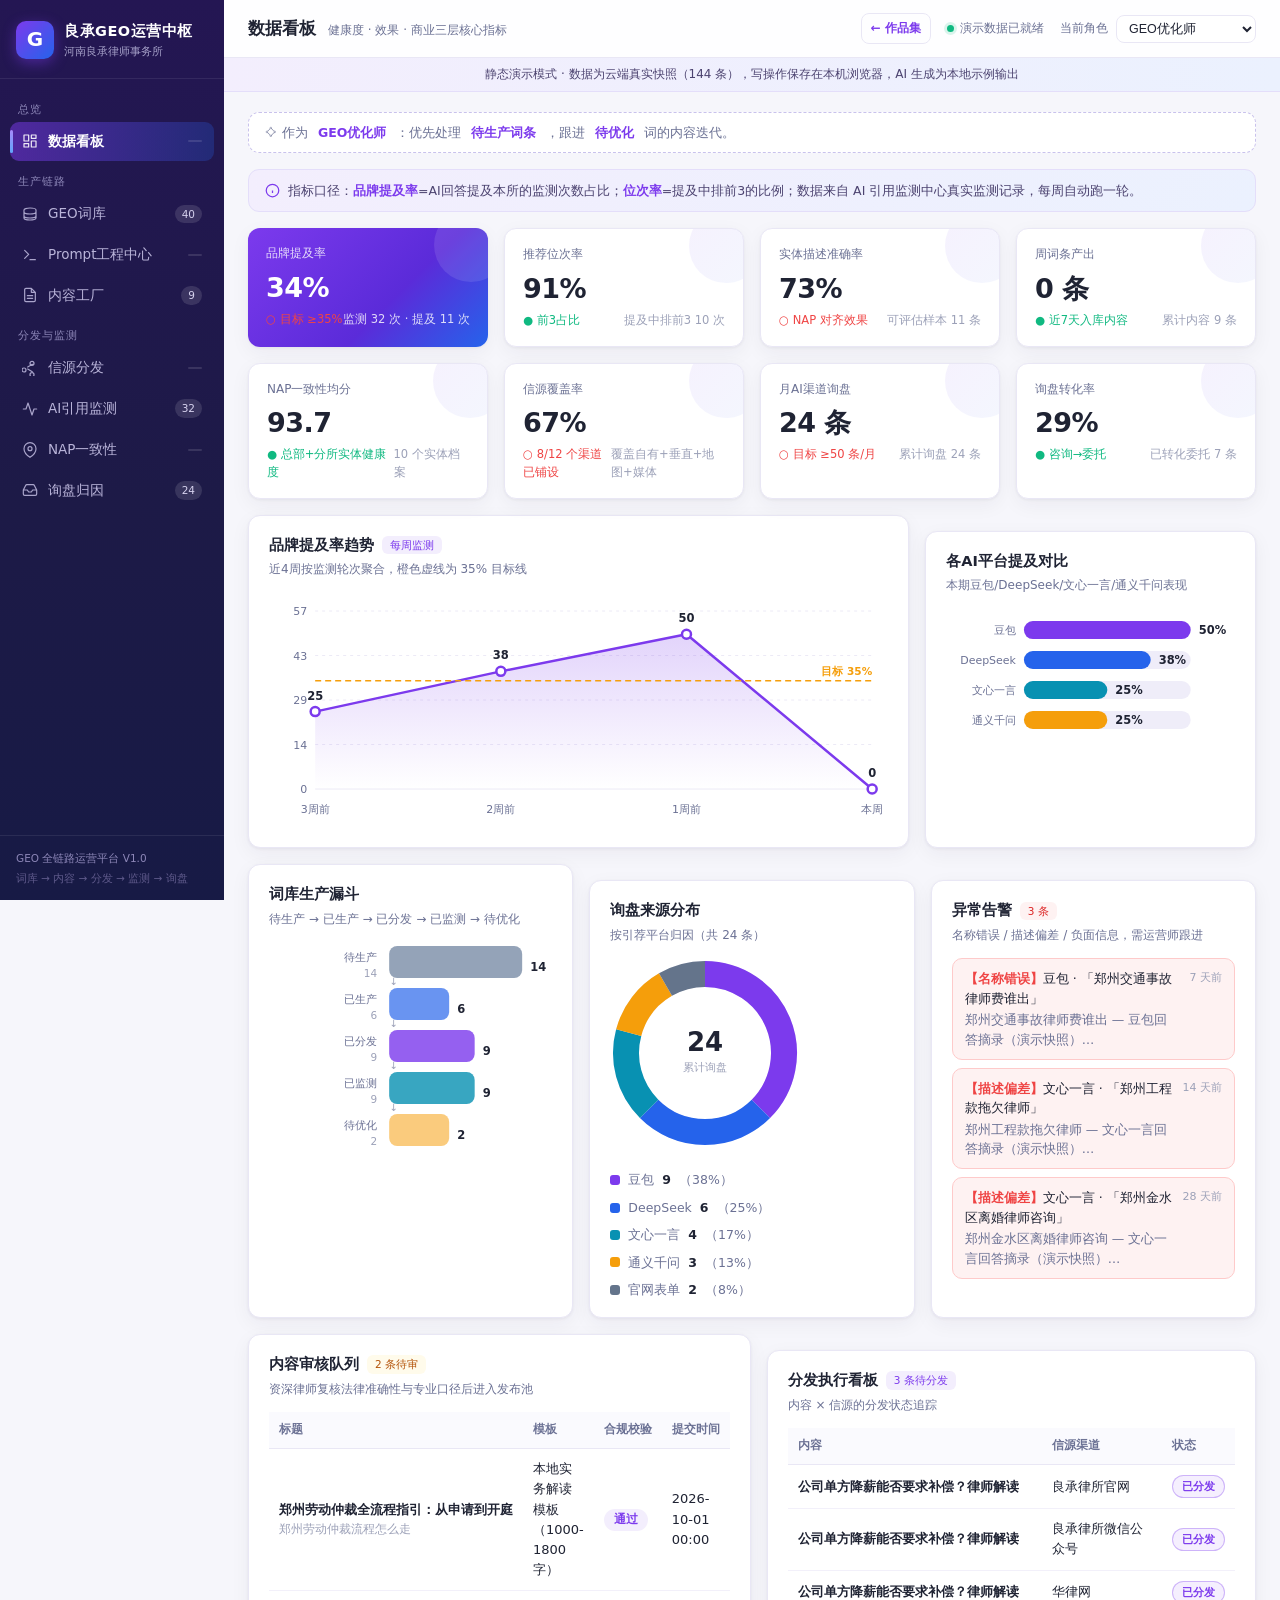
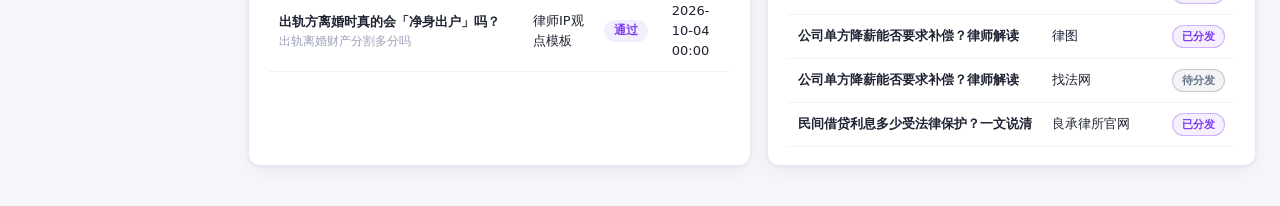
<file: demo/index.html>
<!DOCTYPE html>
<html lang="zh-CN">
<head>
<meta charset="UTF-8">
<meta name="viewport" content="width=device-width, initial-scale=1.0">
<title>良承律所 · GEO优化平台</title>
<link rel="stylesheet" href="css/style.css">
<link rel="icon" href="data:image/svg+xml,<svg xmlns='http://www.w3.org/2000/svg' viewBox='0 0 100 100'><rect width='100' height='100' rx='22' fill='%237C3AED'/><text x='50' y='68' font-size='52' text-anchor='middle' fill='white' font-family='sans-serif'>G</text></svg>">
</head>
<body>
<div id="app">
  <aside id="sidebar">
    <div class="logo-area">
      <div class="logo-mark">G</div>
      <div class="logo-text">
        <div class="logo-title">良承GEO运营中枢</div>
        <div class="logo-sub">河南良承律师事务所</div>
      </div>
    </div>
    <nav id="nav"></nav>
    <div class="sidebar-foot">
      <div class="foot-line">GEO 全链路运营平台 V1.0</div>
      <div class="foot-line dim">词库 → 内容 → 分发 → 监测 → 询盘</div>
    </div>
  </aside>
  <div class="sidebar-mask" id="sidebar-mask"></div>
  <main id="main">
    <header id="topbar">
      <button id="menu-btn" class="menu-btn" aria-label="打开菜单">
        <svg viewBox="0 0 24 24" fill="none" stroke="currentColor" stroke-width="2" stroke-linecap="round"><path d="M3 6h18M3 12h18M3 18h18"/></svg>
      </button>
      <div class="topbar-left">
        <h1 id="page-title">数据看板</h1>
        <span id="page-desc" class="page-desc"></span>
      </div>
      <div class="topbar-right">
        <a href="../index.html" class="back-link" title="返回作品集主页">← 作品集</a>
        <div class="conn-status" id="conn-status"><span class="dot"></span>演示数据已加载</div>
        <div class="role-switch">
          <label>当前角色</label>
          <select id="role-select">
            <option value="optimizer">GEO优化师</option>
            <option value="director">市场部主管</option>
            <option value="lawyer">资深律师 / 合伙人</option>
            <option value="webops">官网运营</option>
          </select>
        </div>
      </div>
    </header>
    <div class="static-banner">静态演示模式 · 数据为云端真实快照（144 条），写操作保存在本机浏览器，AI 生成为本地示例输出</div>
    <div id="view" class="view"><div class="loading-block">正在加载演示数据…</div></div>
  </main>
</div>
<div id="modal-root"></div>
<div id="toast-root"></div>
<script src="js/config.js"></script>
<script src="js/snapshot.js"></script>
<script src="js/api.js"></script>
<script src="js/compliance.js"></script>
<script src="js/charts.js"></script>
<script src="js/ui.js"></script>
<script src="js/views/dashboard.js"></script>
<script src="js/views/keywords.js"></script>
<script src="js/views/prompts.js"></script>
<script src="js/views/contents.js"></script>
<script src="js/views/channels.js"></script>
<script src="js/views/monitor.js"></script>
<script src="js/views/nap.js"></script>
<script src="js/views/inquiries.js"></script>
<script src="js/app.js"></script>
</body>
</html>
</file>
<file: demo/css/style.css>
/* 良承GEO优化平台 —— 紫蓝科技风（主 #7C3AED / 辅 #2563EB） */
:root {
  --primary: #7C3AED; --primary-dark: #6D28D9; --primary-soft: #F3EEFD;
  --secondary: #2563EB; --secondary-soft: #EBF1FE;
  --bg: #F6F6FB; --card: #FFFFFF; --border: #E9E7F5;
  --text: #1F2333; --text2: #6B7194; --text3: #9CA1B8;
  --success: #10B981; --warn: #F59E0B; --danger: #EF4444;
  --radius: 12px; --shadow: 0 1px 3px rgba(31, 28, 64, .06), 0 6px 20px rgba(31, 28, 64, .05);
  --font: "PingFang SC", "Microsoft YaHei", system-ui, -apple-system, sans-serif;
}
* { margin: 0; padding: 0; box-sizing: border-box; }
html, body { height: 100%; }
body { font-family: var(--font); background: var(--bg); color: var(--text); font-size: 14px; line-height: 1.55; }
button { font-family: var(--font); }
#app { display: flex; min-height: 100vh; }

/* ---------- 侧边栏 ---------- */
#sidebar { width: 224px; flex-shrink: 0; background: linear-gradient(180deg, #241653 0%, #1D1A47 55%, #171A45 100%); color: #fff; display: flex; flex-direction: column; position: sticky; top: 0; height: 100vh; }
.logo-area { display: flex; align-items: center; gap: 10px; padding: 20px 16px 18px; border-bottom: 1px solid rgba(255,255,255,.08); }
.logo-mark { width: 38px; height: 38px; border-radius: 10px; background: linear-gradient(135deg, #7C3AED, #2563EB); display: flex; align-items: center; justify-content: center; font-weight: 700; font-size: 20px; flex-shrink: 0; box-shadow: 0 4px 14px rgba(124,58,237,.45); }
.logo-title { font-size: 14.5px; font-weight: 600; letter-spacing: .5px; }
.logo-sub { font-size: 10.5px; color: #A5A0C8; margin-top: 1px; }
#nav { flex: 1; padding: 12px 10px; overflow-y: auto; }
.nav-group { font-size: 10.5px; color: #8D87B8; padding: 10px 8px 5px; letter-spacing: 1px; }
.nav-item { display: flex; align-items: center; gap: 10px; padding: 9px 12px; border-radius: 9px; cursor: pointer; color: #B9B4D9; margin-bottom: 2px; position: relative; transition: all .15s; font-size: 13.5px; }
.nav-item:hover { color: #fff; background: rgba(255,255,255,.06); }
.nav-item.active { color: #fff; background: linear-gradient(90deg, rgba(124,58,237,.5), rgba(37,99,235,.25)); font-weight: 600; }
.nav-item.active::before { content: ""; position: absolute; left: 0; top: 8px; bottom: 8px; width: 3px; border-radius: 3px; background: linear-gradient(180deg, #A78BFA, #60A5FA); }
.nav-item svg { width: 16px; height: 16px; flex-shrink: 0; opacity: .9; }
.nav-count { margin-left: auto; font-size: 10.5px; background: rgba(255,255,255,.12); padding: 1px 7px; border-radius: 20px; color: #D6D2EE; }
.sidebar-foot { padding: 14px 16px; border-top: 1px solid rgba(255,255,255,.08); }
.foot-line { font-size: 10.5px; color: #8D87B8; }
.foot-line.dim { color: #5E598A; margin-top: 3px; }

/* ---------- 主区 ---------- */
#main { flex: 1; min-width: 0; display: flex; flex-direction: column; }
#topbar { height: 58px; background: rgba(255,255,255,.85); backdrop-filter: blur(8px); border-bottom: 1px solid var(--border); display: flex; align-items: center; justify-content: space-between; padding: 0 24px; position: sticky; top: 0; z-index: 40; }
.topbar-left { display: flex; align-items: baseline; gap: 12px; min-width: 0; }
#page-title { font-size: 17px; font-weight: 700; white-space: nowrap; }
.page-desc { font-size: 12px; color: var(--text2); white-space: nowrap; overflow: hidden; text-overflow: ellipsis; }
.topbar-right { display: flex; align-items: center; gap: 16px; }
.conn-status { font-size: 12px; color: var(--text2); display: flex; align-items: center; gap: 6px; }
.conn-status .dot { width: 7px; height: 7px; border-radius: 50%; background: #CBD5E1; }
.conn-status.ok .dot { background: var(--success); box-shadow: 0 0 0 3px rgba(16,185,129,.15); }
.conn-status.err { color: var(--danger); } .conn-status.err .dot { background: var(--danger); }
.role-switch { display: flex; align-items: center; gap: 8px; font-size: 12px; color: var(--text2); }
.role-switch select { border: 1px solid var(--border); border-radius: 8px; padding: 5px 8px; font-size: 12.5px; background: #fff; color: var(--text); outline: none; cursor: pointer; }
.view { padding: 20px 24px 40px; max-width: 1280px; width: 100%; margin: 0 auto; }

/* ---------- 卡片与栅格 ---------- */
.card { background: var(--card); border: 1px solid var(--border); border-radius: var(--radius); box-shadow: var(--shadow); padding: 18px 20px; }
.card + .card { margin-top: 16px; }
.card-title { font-size: 14.5px; font-weight: 700; margin-bottom: 4px; display: flex; align-items: center; gap: 8px; }
.card-title .tag { font-size: 10.5px; font-weight: 500; color: var(--primary); background: var(--primary-soft); border-radius: 6px; padding: 1px 8px; }
.card-sub { font-size: 12px; color: var(--text2); margin-bottom: 14px; }
.grid { display: grid; gap: 16px; }
.grid-4 { grid-template-columns: repeat(4, 1fr); }
.grid-3 { grid-template-columns: repeat(3, 1fr); }
.grid-2 { grid-template-columns: repeat(2, 1fr); }
.grid-21 { grid-template-columns: 2fr 1fr; }
.grid-12 { grid-template-columns: 1fr 2fr; }
.mb16 { margin-bottom: 16px; } .mt16 { margin-top: 16px; }

/* KPI 卡 */
.kpi { background: var(--card); border: 1px solid var(--border); border-radius: var(--radius); box-shadow: var(--shadow); padding: 16px 18px; position: relative; overflow: hidden; }
.kpi::after { content: ""; position: absolute; right: -20px; top: -20px; width: 74px; height: 74px; border-radius: 50%; background: linear-gradient(135deg, rgba(124,58,237,.07), rgba(37,99,235,.05)); }
.kpi-label { font-size: 12px; color: var(--text2); display: flex; align-items: center; gap: 6px; }
.kpi-value { font-size: 27px; font-weight: 800; margin: 4px 0 2px; font-variant-numeric: tabular-nums; letter-spacing: -.5px; }
.kpi-value small { font-size: 13px; font-weight: 600; color: var(--text3); margin-left: 2px; }
.kpi-foot { font-size: 11.5px; color: var(--text3); display: flex; justify-content: space-between; align-items: center; }
.kpi-foot .up { color: var(--success); } .kpi-foot .down { color: var(--danger); }
.kpi.accent { background: linear-gradient(135deg, #7C3AED, #5B2BD9 60%, #2563EB); border: none; color: #fff; }
.kpi.accent .kpi-label, .kpi.accent .kpi-foot { color: rgba(255,255,255,.82); }
.kpi.accent .kpi-value { color: #fff; }
.kpi.accent::after { background: rgba(255,255,255,.1); }

/* 进度条 */
.progress { height: 6px; background: #EFEDF9; border-radius: 4px; overflow: hidden; margin-top: 8px; }
.progress i { display: block; height: 100%; border-radius: 4px; background: linear-gradient(90deg, #7C3AED, #2563EB); transition: width .4s; }
.progress i.warn { background: linear-gradient(90deg, #F59E0B, #F97316); }

/* ---------- 表格 ---------- */
.tbl-wrap { overflow-x: auto; }
table.tbl { width: 100%; border-collapse: collapse; font-size: 13px; }
.tbl th { text-align: left; font-size: 11.5px; color: var(--text2); font-weight: 600; padding: 9px 10px; border-bottom: 1px solid var(--border); white-space: nowrap; background: #FAFAFE; }
.tbl td { padding: 10px; border-bottom: 1px solid #F2F0FA; vertical-align: middle; }
.tbl tr:hover td { background: #FAF9FE; }
.tbl .cell-main { font-weight: 600; }
.tbl .cell-sub { font-size: 11.5px; color: var(--text3); margin-top: 1px; }
.tbl .num { font-variant-numeric: tabular-nums; }
.truncate { max-width: 260px; white-space: nowrap; overflow: hidden; text-overflow: ellipsis; }

/* 徽章 */
.badge { display: inline-block; font-size: 11px; font-weight: 600; padding: 2px 9px; border-radius: 20px; border: 1px solid transparent; white-space: nowrap; }
.pill { display: inline-flex; align-items: center; gap: 5px; font-size: 11.5px; padding: 2px 10px; border-radius: 20px; background: var(--primary-soft); color: var(--primary); font-weight: 600; white-space: nowrap; }
.pill.blue { background: var(--secondary-soft); color: var(--secondary); }
.pill.gray { background: #F1F2F6; color: var(--text2); }

/* 优先级分数条 */
.prio { display: flex; align-items: center; gap: 8px; }
.prio b { font-size: 14px; font-variant-numeric: tabular-nums; width: 26px; }
.prio-bar { flex: 1; max-width: 70px; height: 5px; background: #EFEDF9; border-radius: 3px; overflow: hidden; }
.prio-bar i { display: block; height: 100%; border-radius: 3px; }
.prio-bar i.high { background: linear-gradient(90deg,#F59E0B,#EF4444); }
.prio-bar i.mid { background: linear-gradient(90deg,#7C3AED,#2563EB); }
.prio-bar i.low { background: #94A3B8; }

/* ---------- 按钮 ---------- */
.btn { display: inline-flex; align-items: center; gap: 6px; border: 1px solid var(--border); background: #fff; color: var(--text); border-radius: 9px; padding: 7px 14px; font-size: 12.5px; font-weight: 600; cursor: pointer; transition: all .15s; white-space: nowrap; }
.btn:hover { border-color: #C9C2EC; color: var(--primary); }
.btn:disabled { opacity: .5; cursor: not-allowed; }
.btn-primary { background: linear-gradient(135deg, #7C3AED, #6D28D9); border: none; color: #fff; box-shadow: 0 3px 10px rgba(124,58,237,.3); }
.btn-primary:hover { color: #fff; filter: brightness(1.08); }
.btn-blue { background: linear-gradient(135deg, #2563EB, #1D4ED8); border: none; color: #fff; box-shadow: 0 3px 10px rgba(37,99,235,.28); }
.btn-blue:hover { color: #fff; filter: brightness(1.08); }
.btn-sm { padding: 4px 10px; font-size: 11.5px; border-radius: 7px; }
.btn-danger { background: var(--danger); border: none; color: #fff; }
.btn-danger:hover { color: #fff; filter: brightness(1.06); }
.btn-ghost { border-color: transparent; background: transparent; color: var(--text2); }
.btn-ghost:hover { background: var(--primary-soft); }
.link { color: var(--primary); cursor: pointer; font-weight: 600; }
.link:hover { text-decoration: underline; }

/* ---------- 工具条 / 筛选 ---------- */
.toolbar { display: flex; align-items: center; gap: 10px; flex-wrap: wrap; margin-bottom: 14px; }
.toolbar .spacer { flex: 1; }
.seg { display: inline-flex; background: #EFEEF7; border-radius: 9px; padding: 3px; }
.seg button { border: none; background: transparent; padding: 5px 13px; font-size: 12px; border-radius: 7px; cursor: pointer; color: var(--text2); font-weight: 600; }
.seg button.on { background: #fff; color: var(--primary); box-shadow: 0 1px 4px rgba(31,28,64,.12); }
select.filter, input.filter { border: 1px solid var(--border); border-radius: 9px; padding: 7px 10px; font-size: 12.5px; background: #fff; outline: none; color: var(--text); }
input.search { width: 210px; }
select.filter:focus, input.filter:focus { border-color: var(--primary); }

/* ---------- 表单 ---------- */
.form-row { display: flex; gap: 14px; margin-bottom: 13px; }
.form-row > div { flex: 1; }
.form-item label { display: block; font-size: 12px; color: var(--text2); margin-bottom: 5px; font-weight: 600; }
.form-item input, .form-item select, .form-item textarea { width: 100%; border: 1px solid var(--border); border-radius: 9px; padding: 8px 11px; font-size: 13px; outline: none; font-family: var(--font); background: #fff; color: var(--text); }
.form-item textarea { resize: vertical; min-height: 90px; line-height: 1.6; }
.form-item input:focus, .form-item select:focus, .form-item textarea:focus { border-color: var(--primary); box-shadow: 0 0 0 3px rgba(124,58,237,.1); }
.form-hint { font-size: 11px; color: var(--text3); margin-top: 4px; }
.range-wrap { display: flex; align-items: center; gap: 10px; }
.range-wrap input[type=range] { flex: 1; accent-color: var(--primary); }
.range-val { font-weight: 800; font-size: 16px; width: 36px; text-align: center; color: var(--primary); font-variant-numeric: tabular-nums; }

/* ---------- 弹窗 ---------- */
.modal-mask { position: fixed; inset: 0; background: rgba(23, 20, 45, .45); backdrop-filter: blur(3px); z-index: 100; display: flex; align-items: center; justify-content: center; padding: 24px; }
.modal { background: #fff; border-radius: 16px; width: 560px; max-width: 96vw; max-height: 90vh; display: flex; flex-direction: column; box-shadow: 0 24px 60px rgba(23,20,45,.3); animation: pop .18s ease; }
.modal.wide { width: 860px; }
@keyframes pop { from { transform: scale(.96); opacity: 0; } to { transform: scale(1); opacity: 1; } }
.modal-head { display: flex; align-items: center; justify-content: space-between; padding: 16px 20px 12px; border-bottom: 1px solid var(--border); }
.modal-head h3 { font-size: 15.5px; }
.modal-x { border: none; background: #F1F2F6; width: 28px; height: 28px; border-radius: 8px; font-size: 16px; cursor: pointer; color: var(--text2); line-height: 1; }
.modal-x:hover { background: var(--primary-soft); color: var(--primary); }
.modal-body { padding: 18px 20px; overflow-y: auto; }
.modal-foot { padding: 12px 20px 16px; border-top: 1px solid var(--border); display: flex; justify-content: flex-end; gap: 10px; }

/* ---------- Toast ---------- */
#toast-root { position: fixed; top: 70px; right: 24px; z-index: 200; display: flex; flex-direction: column; gap: 10px; }
.toast { background: #232042; color: #fff; padding: 11px 18px; border-radius: 11px; font-size: 13px; box-shadow: 0 10px 30px rgba(23,20,45,.35); opacity: 0; transform: translateX(24px); transition: all .25s; max-width: 340px; }
.toast.show { opacity: 1; transform: none; }
.toast.success { background: linear-gradient(135deg, #059669, #10B981); }
.toast.error { background: linear-gradient(135deg, #DC2626, #EF4444); }
.toast.warn { background: linear-gradient(135deg, #D97706, #F59E0B); }

/* ---------- 图表 ---------- */
.cg-label { font-size: 11px; fill: var(--text2); }
.cg-sub { font-size: 10.5px; fill: var(--text3); }
.cg-val { font-size: 11.5px; fill: var(--text); font-weight: 700; font-variant-numeric: tabular-nums; }
.cg-target { font-size: 10.5px; fill: var(--warn); font-weight: 600; }
.cg-arrow { font-size: 10px; fill: var(--text3); }
.dg-big { font-size: 26px; font-weight: 800; fill: var(--text); }
.dg-sub { font-size: 11px; fill: var(--text3); }
.donut-wrap { display: flex; align-items: center; gap: 22px; flex-wrap: wrap; }
.donut-legend { display: flex; flex-direction: column; gap: 8px; font-size: 12.5px; }
.lg-item { display: flex; align-items: center; gap: 8px; color: var(--text2); }
.lg-item i { width: 10px; height: 10px; border-radius: 3px; flex-shrink: 0; }
.lg-item b { color: var(--text); font-variant-numeric: tabular-nums; }

/* ---------- 合规结果 ---------- */
.compliance-box { border-radius: 11px; padding: 13px 15px; font-size: 12.5px; margin-top: 12px; }
.compliance-box.pass { background: #ECFDF5; border: 1px solid #A7F3D0; }
.compliance-box.fail { background: #FEF2F2; border: 1px solid #FECACA; }
.compliance-box .cb-head { font-weight: 700; display: flex; align-items: center; gap: 7px; margin-bottom: 6px; }
.compliance-box ul { margin: 4px 0 0 18px; }
.compliance-box li { margin: 2px 0; }
.compliance-box .warn-item { color: #B45309; }

/* 生成打字区 */
.gen-output { background: #FAFAFE; border: 1px solid var(--border); border-radius: 11px; padding: 16px 18px; font-size: 13px; line-height: 1.8; white-space: pre-wrap; max-height: 380px; overflow-y: auto; min-height: 120px; }
.gen-caret { display: inline-block; width: 2px; height: 15px; background: var(--primary); animation: blink 1s step-start infinite; vertical-align: -2px; }
@keyframes blink { 50% { opacity: 0; } }

/* 空状态 / 加载 */
.empty { text-align: center; color: var(--text3); padding: 42px 0; font-size: 13px; }
.loading-block { text-align: center; color: var(--text3); padding: 80px 0; font-size: 13.5px; }
.spin { display: inline-block; width: 14px; height: 14px; border: 2px solid var(--primary); border-top-color: transparent; border-radius: 50%; animation: rot .7s linear infinite; vertical-align: -2px; margin-right: 6px; }
@keyframes rot { to { transform: rotate(360deg); } }

/* 页头说明条 */
.page-note { background: linear-gradient(135deg, var(--primary-soft), var(--secondary-soft)); border: 1px solid #E4DEFA; border-radius: 11px; padding: 11px 16px; font-size: 12.5px; color: #4C4370; margin-bottom: 16px; display: flex; gap: 8px; align-items: flex-start; }
.page-note b { color: var(--primary); }
.page-note svg { width: 15px; height: 15px; flex-shrink: 0; margin-top: 2px; color: var(--primary); }

/* 角色视角提示条 */
.role-tip { display: flex; align-items: center; gap: 10px; background: #fff; border: 1px dashed #C9C2EC; border-radius: 11px; padding: 10px 16px; margin-bottom: 16px; font-size: 12.5px; color: var(--text2); }
.role-tip b { color: var(--primary); }

/* 告警条 */
.alert-row { display: flex; gap: 10px; align-items: flex-start; padding: 10px 12px; border-radius: 10px; background: #FEF2F2; border: 1px solid #FECACA; margin-bottom: 8px; font-size: 12.5px; }
.alert-row.warn { background: #FFFBEB; border-color: #FDE68A; }
.alert-row b { color: var(--danger); }
.alert-row.warn b { color: #B45309; }
.alert-row .t { color: var(--text3); font-size: 11px; margin-left: auto; white-space: nowrap; }

/* NAP 卡片 */
.nap-grid { display: grid; grid-template-columns: repeat(auto-fill, minmax(300px, 1fr)); gap: 14px; }
.nap-card { background: #fff; border: 1px solid var(--border); border-radius: 12px; padding: 15px 17px; box-shadow: var(--shadow); }
.nap-card.hq { border-color: #C9B8F5; background: linear-gradient(160deg, #FBFAFF, #F5F2FE); }
.nap-head { display: flex; align-items: center; gap: 10px; margin-bottom: 8px; }
.nap-head .nm { font-weight: 700; font-size: 13.5px; }
.nap-field { font-size: 12px; color: var(--text2); display: flex; gap: 6px; margin: 3px 0; }
.nap-field .k { color: var(--text3); flex-shrink: 0; width: 58px; }

/* 询盘漏斗数字 */
.funnel-num { display: flex; align-items: center; gap: 0; justify-content: space-between; background: #fff; }
.fn-step { text-align: center; flex: 1; position: relative; padding: 4px 0; }
.fn-step:not(:last-child)::after { content: "→"; position: absolute; right: -11px; top: 50%; transform: translateY(-50%); color: var(--text3); font-size: 15px; z-index: 2; }
.fn-step .n { font-size: 24px; font-weight: 800; font-variant-numeric: tabular-nums; }
.fn-step .l { font-size: 11.5px; color: var(--text2); }
.fn-rate { font-size: 11px; color: var(--text3); margin-top: 2px; }

/* 汉堡按钮（仅移动端显示） */
.menu-btn { display: none; align-items: center; justify-content: center; width: 36px; height: 36px; border: 1px solid var(--border); background: #fff; border-radius: 9px; cursor: pointer; color: var(--text); flex-shrink: 0; padding: 0; }
.menu-btn:active { background: var(--primary-soft); }
.menu-btn svg { width: 18px; height: 18px; }
.sidebar-mask { position: fixed; inset: 0; z-index: 90; background: rgba(15, 12, 35, .5); backdrop-filter: blur(2px); opacity: 0; pointer-events: none; transition: opacity .25s; }

/* ---------- 平板：图标窄栏 ---------- */
@media (min-width: 769px) and (max-width: 1080px) {
  #sidebar { width: 64px; }
  .logo-text, .foot-line, .nav-count { display: none; }
  .nav-item span { display: none; }
}

/* ---------- 手机：抽屉式侧边栏 + 单列布局 ---------- */
@media (max-width: 768px) {
  body { font-size: 13px; }
  #sidebar { position: fixed; left: 0; top: 0; bottom: 0; width: 248px; height: 100dvh; z-index: 95; transform: translateX(-103%); transition: transform .28s cubic-bezier(.4, 0, .2, 1); }
  body.sidebar-open #sidebar { transform: translateX(0); box-shadow: 12px 0 60px rgba(10, 8, 30, .45); }
  body.sidebar-open .sidebar-mask { opacity: 1; pointer-events: auto; }
  .menu-btn { display: inline-flex; }
  .logo-text, .foot-line, .nav-item span, .nav-count { display: revert; }
  .nav-count { margin-left: auto; }

  #main { width: 100%; min-width: 0; }
  #topbar { height: 54px; padding: 0 12px; gap: 8px; }
  .topbar-left { gap: 8px; flex: 1; min-width: 0; }
  #page-title { font-size: 15.5px; }
  .page-desc { display: none; }
  .conn-status { font-size: 11px; gap: 4px; }
  .role-switch { gap: 5px; }
  .role-switch label { display: none; }
  .role-switch select { padding: 5px 6px; font-size: 12px; max-width: 150px; }
  .view { padding: 13px 12px 40px; }

  .grid { gap: 12px; }
  .grid-4 { grid-template-columns: repeat(2, 1fr); }
  .grid-3, .grid-21, .grid-12, .grid-2 { grid-template-columns: 1fr; }
  .mb16 { margin-bottom: 12px; } .mt16 { margin-top: 12px; }
  .card { padding: 14px; border-radius: 11px; }
  .card + .card { margin-top: 12px; }
  .card-title { font-size: 13.5px; flex-wrap: wrap; }
  .kpi { padding: 13px 14px; }
  .kpi-value { font-size: 22px; }
  .kpi-foot { flex-wrap: wrap; gap: 2px 8px; }

  .page-note { font-size: 12px; padding: 10px 12px; }
  .role-tip { font-size: 12px; padding: 9px 12px; }
  .toolbar { gap: 8px; }
  .toolbar .seg { max-width: 100%; overflow-x: auto; scrollbar-width: none; -webkit-overflow-scrolling: touch; }
  .toolbar .seg::-webkit-scrollbar { display: none; }
  .seg button { padding: 5px 11px; white-space: nowrap; }
  input.search { width: auto; flex: 1 1 130px; min-width: 0; }
  select.filter { max-width: 31%; }
  .btn { padding: 7px 12px; font-size: 12px; }

  .tbl th, .tbl td { padding: 8px 8px; font-size: 12.5px; }
  .tbl .cell-main { font-size: 12.5px; }
  .truncate { max-width: 150px !important; }
  .prio-bar { max-width: 52px; }

  .modal { width: 100vw; max-width: 100vw; height: 100dvh; max-height: 100dvh; border-radius: 0; }
  .modal-body { flex: 1; }
  .modal-foot { padding-bottom: max(14px, env(safe-area-inset-bottom)); flex-wrap: wrap; }
  .form-row { flex-direction: column; gap: 0; }
  .form-row > div { margin-bottom: 12px; }
  .form-row > div:last-child { margin-bottom: 0; }
  .gen-output { max-height: 44dvh; }

  .donut-wrap { gap: 14px; justify-content: center; }
  .funnel-num .n { font-size: 19px; }
  .nap-grid { grid-template-columns: 1fr; }
  .nap-head .nm { font-size: 12.5px; }

  #toast-root { left: 12px; right: 12px; top: 60px; }
  .toast { max-width: none; }
  .alert-row { flex-wrap: wrap; }
  .alert-row .t { margin-left: 0; width: 100%; }
}

@media (max-width: 400px) {
  .grid-4 { grid-template-columns: 1fr; }
  .kpi-value { font-size: 21px; }
  select.filter { max-width: 29%; }
}

/* GitHub Pages 静态演示模式 */
.back-link { font-size:12px; font-weight:600; color:var(--primary); text-decoration:none; padding:5px 9px; border:1px solid var(--border); border-radius:8px; white-space:nowrap; }
.back-link:hover { background:var(--primary-soft); }
.static-banner { background:linear-gradient(90deg,#F3EEFD,#EBF1FE); border-bottom:1px solid #E4DEFA; color:#4C4370; font-size:12px; text-align:center; padding:7px 14px; }
@media(max-width:768px){ .static-banner{ font-size:11px; text-align:left; line-height:1.5; } .back-link{ font-size:11px; padding:4px 7px; } }
</file>
